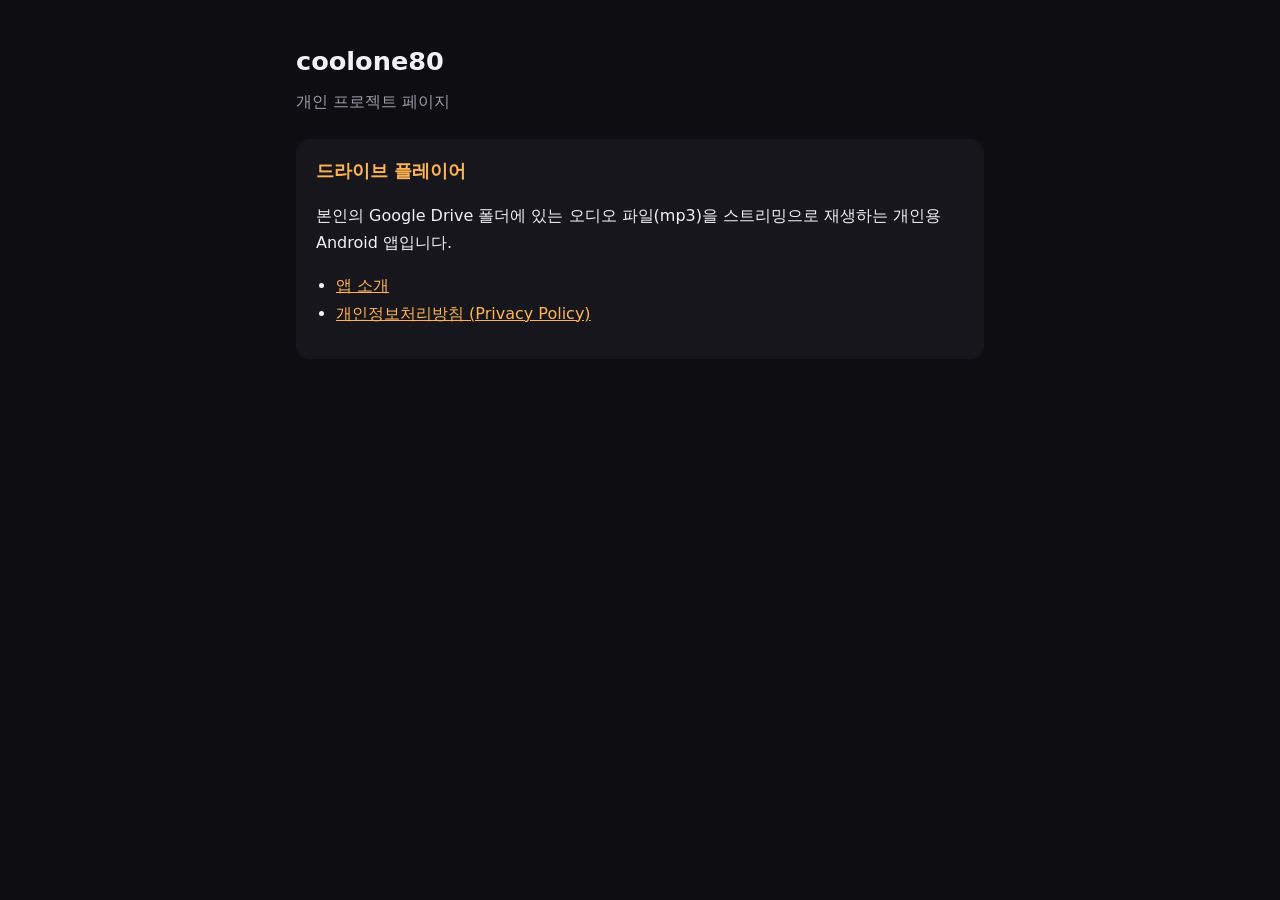
<file: index.html>
<!doctype html>
<html lang="ko">
<head>
<meta charset="utf-8">
<meta name="viewport" content="width=device-width, initial-scale=1">
<title>coolone80</title>
<link rel="stylesheet" href="/style.css">
</head>
<body>
<main>
  <h1>coolone80</h1>
  <p class="sub">개인 프로젝트 페이지</p>
  <div class="card">
    <h2 style="margin-top:0">드라이브 플레이어</h2>
    <p>본인의 Google Drive 폴더에 있는 오디오 파일(mp3)을 스트리밍으로 재생하는 개인용 Android 앱입니다.</p>
    <ul>
      <li><a href="/drive-player/">앱 소개</a></li>
      <li><a href="/drive-player/privacy.html">개인정보처리방침 (Privacy Policy)</a></li>
    </ul>
  </div>
</main>
</body>
</html>
</file>
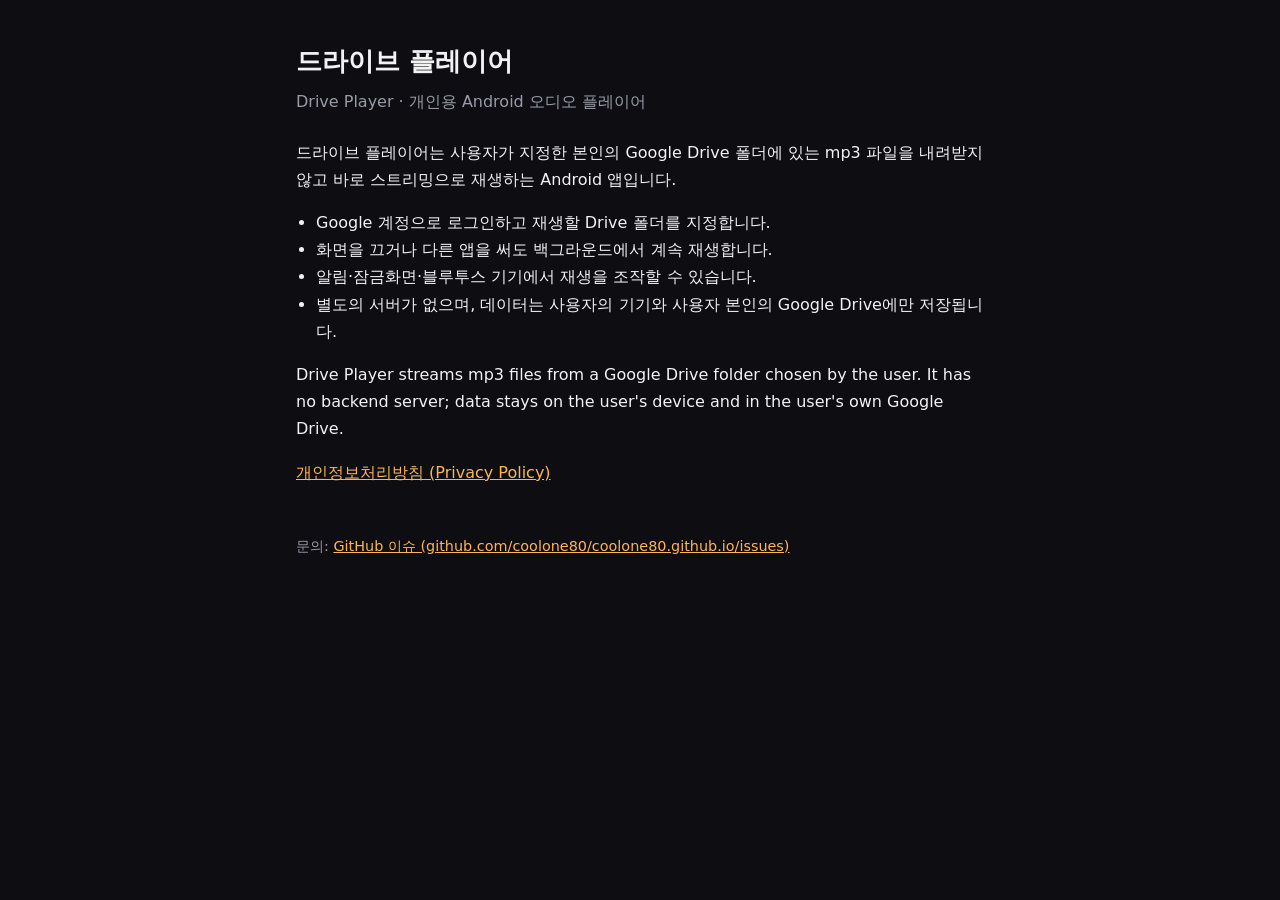
<file: drive-player/index.html>
<!doctype html>
<html lang="ko">
<head>
<meta charset="utf-8">
<meta name="viewport" content="width=device-width, initial-scale=1">
<title>드라이브 플레이어</title>
<link rel="stylesheet" href="/style.css">
</head>
<body>
<main>
  <h1>드라이브 플레이어</h1>
  <p class="sub">Drive Player · 개인용 Android 오디오 플레이어</p>
  <p>드라이브 플레이어는 사용자가 지정한 본인의 Google Drive 폴더에 있는 mp3 파일을 내려받지 않고 바로 스트리밍으로 재생하는 Android 앱입니다.</p>
  <ul>
    <li>Google 계정으로 로그인하고 재생할 Drive 폴더를 지정합니다.</li>
    <li>화면을 끄거나 다른 앱을 써도 백그라운드에서 계속 재생합니다.</li>
    <li>알림·잠금화면·블루투스 기기에서 재생을 조작할 수 있습니다.</li>
    <li>별도의 서버가 없으며, 데이터는 사용자의 기기와 사용자 본인의 Google Drive에만 저장됩니다.</li>
  </ul>
  <p>Drive Player streams mp3 files from a Google Drive folder chosen by the user. It has no backend server; data stays on the user's device and in the user's own Google Drive.</p>
  <p><a href="/drive-player/privacy.html">개인정보처리방침 (Privacy Policy)</a></p>
  <footer>문의: <a href="https://github.com/coolone80/coolone80.github.io/issues">GitHub 이슈 (github.com/coolone80/coolone80.github.io/issues)</a></footer>
</main>
</body>
</html>
</file>
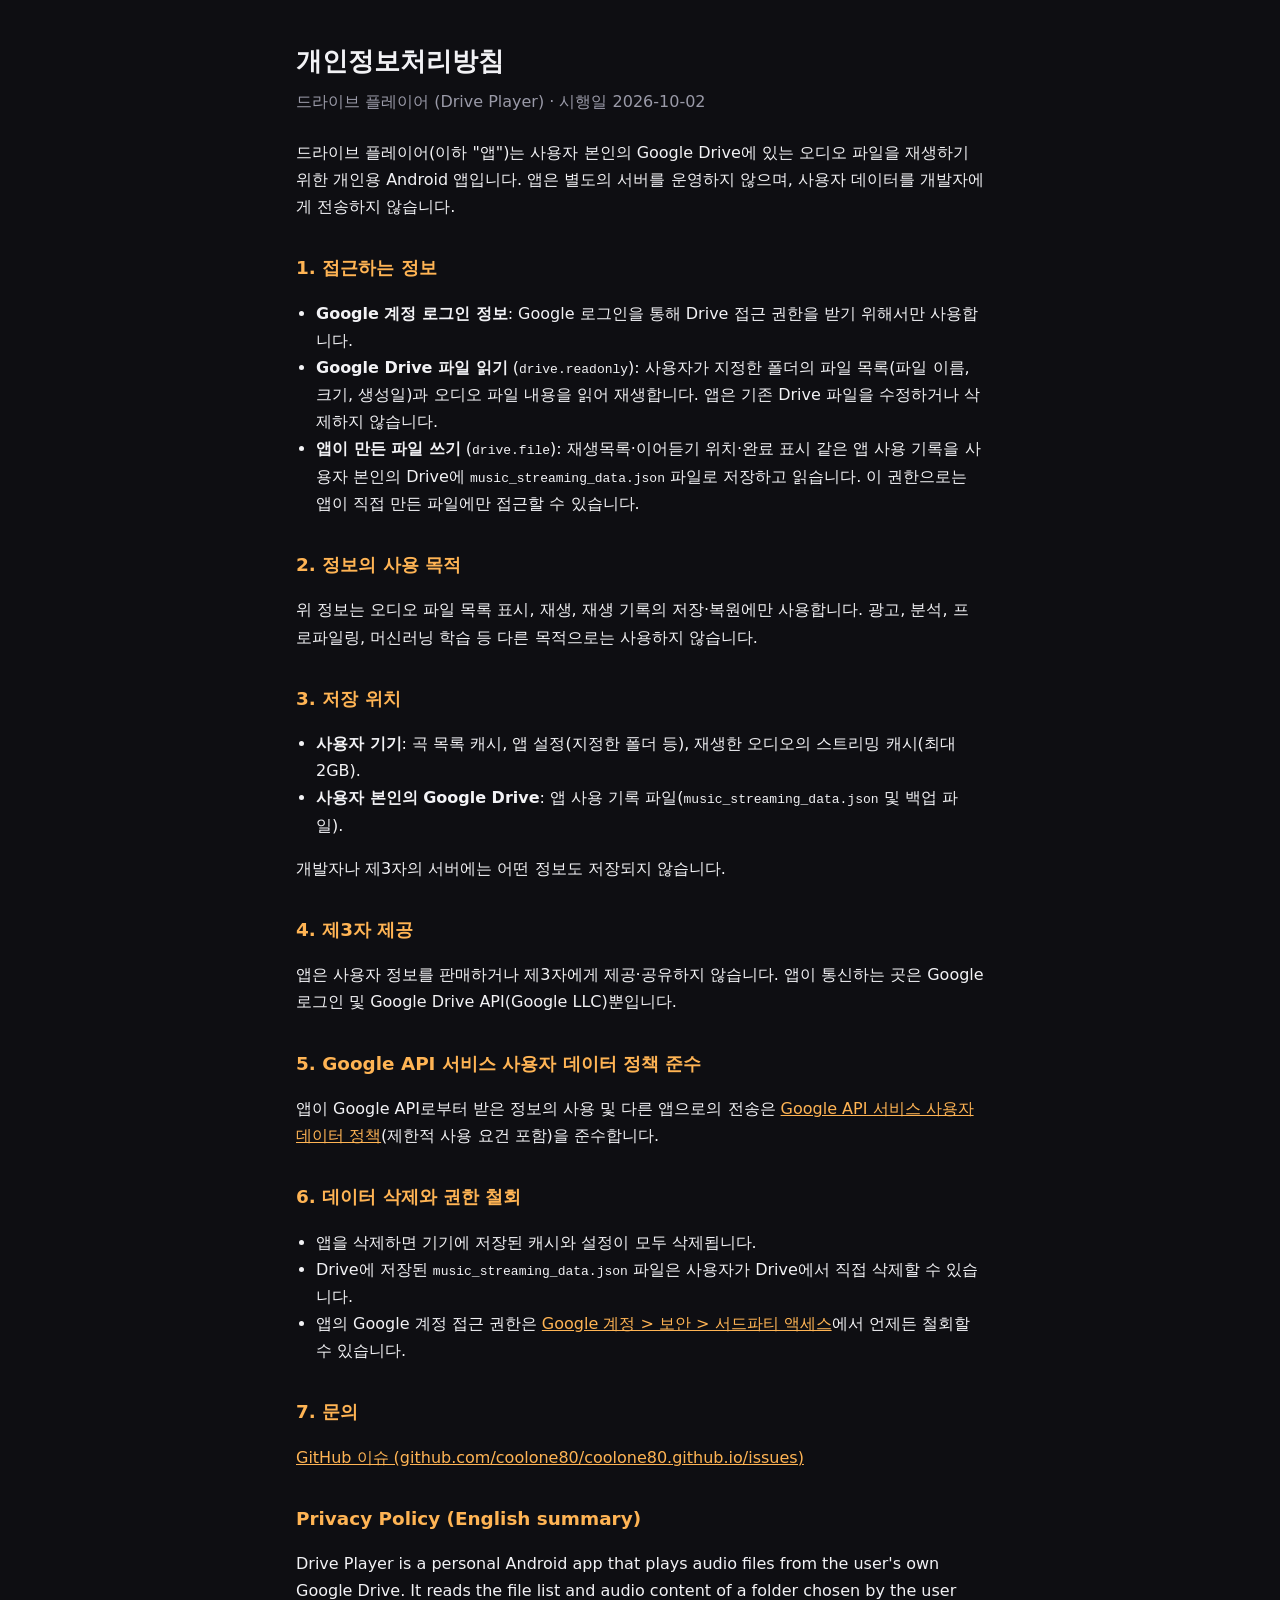
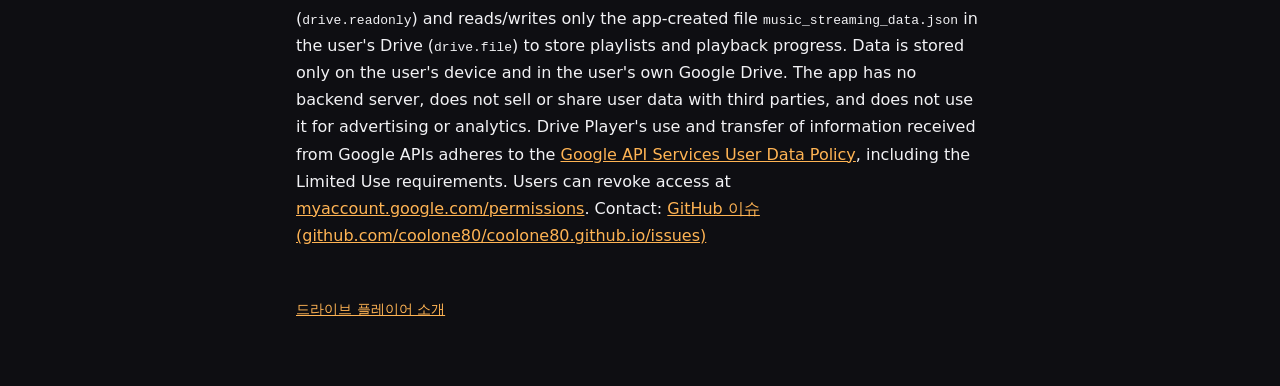
<file: drive-player/privacy.html>
<!doctype html>
<html lang="ko">
<head>
<meta charset="utf-8">
<meta name="viewport" content="width=device-width, initial-scale=1">
<title>드라이브 플레이어 개인정보처리방침</title>
<link rel="stylesheet" href="/style.css">
</head>
<body>
<main>
  <h1>개인정보처리방침</h1>
  <p class="sub">드라이브 플레이어 (Drive Player) · 시행일 2026-10-02</p>

  <p>드라이브 플레이어(이하 "앱")는 사용자 본인의 Google Drive에 있는 오디오 파일을 재생하기 위한 개인용 Android 앱입니다. 앱은 별도의 서버를 운영하지 않으며, 사용자 데이터를 개발자에게 전송하지 않습니다.</p>

  <h2>1. 접근하는 정보</h2>
  <ul>
    <li><strong>Google 계정 로그인 정보</strong>: Google 로그인을 통해 Drive 접근 권한을 받기 위해서만 사용합니다.</li>
    <li><strong>Google Drive 파일 읽기</strong> (<code>drive.readonly</code>): 사용자가 지정한 폴더의 파일 목록(파일 이름, 크기, 생성일)과 오디오 파일 내용을 읽어 재생합니다. 앱은 기존 Drive 파일을 수정하거나 삭제하지 않습니다.</li>
    <li><strong>앱이 만든 파일 쓰기</strong> (<code>drive.file</code>): 재생목록·이어듣기 위치·완료 표시 같은 앱 사용 기록을 사용자 본인의 Drive에 <code>music_streaming_data.json</code> 파일로 저장하고 읽습니다. 이 권한으로는 앱이 직접 만든 파일에만 접근할 수 있습니다.</li>
  </ul>

  <h2>2. 정보의 사용 목적</h2>
  <p>위 정보는 오디오 파일 목록 표시, 재생, 재생 기록의 저장·복원에만 사용합니다. 광고, 분석, 프로파일링, 머신러닝 학습 등 다른 목적으로는 사용하지 않습니다.</p>

  <h2>3. 저장 위치</h2>
  <ul>
    <li><strong>사용자 기기</strong>: 곡 목록 캐시, 앱 설정(지정한 폴더 등), 재생한 오디오의 스트리밍 캐시(최대 2GB).</li>
    <li><strong>사용자 본인의 Google Drive</strong>: 앱 사용 기록 파일(<code>music_streaming_data.json</code> 및 백업 파일).</li>
  </ul>
  <p>개발자나 제3자의 서버에는 어떤 정보도 저장되지 않습니다.</p>

  <h2>4. 제3자 제공</h2>
  <p>앱은 사용자 정보를 판매하거나 제3자에게 제공·공유하지 않습니다. 앱이 통신하는 곳은 Google 로그인 및 Google Drive API(Google LLC)뿐입니다.</p>

  <h2>5. Google API 서비스 사용자 데이터 정책 준수</h2>
  <p>앱이 Google API로부터 받은 정보의 사용 및 다른 앱으로의 전송은 <a href="https://developers.google.com/terms/api-services-user-data-policy">Google API 서비스 사용자 데이터 정책</a>(제한적 사용 요건 포함)을 준수합니다.</p>

  <h2>6. 데이터 삭제와 권한 철회</h2>
  <ul>
    <li>앱을 삭제하면 기기에 저장된 캐시와 설정이 모두 삭제됩니다.</li>
    <li>Drive에 저장된 <code>music_streaming_data.json</code> 파일은 사용자가 Drive에서 직접 삭제할 수 있습니다.</li>
    <li>앱의 Google 계정 접근 권한은 <a href="https://myaccount.google.com/permissions">Google 계정 &gt; 보안 &gt; 서드파티 액세스</a>에서 언제든 철회할 수 있습니다.</li>
  </ul>

  <h2>7. 문의</h2>
  <p><a href="https://github.com/coolone80/coolone80.github.io/issues">GitHub 이슈 (github.com/coolone80/coolone80.github.io/issues)</a></p>

  <h2>Privacy Policy (English summary)</h2>
  <p>Drive Player is a personal Android app that plays audio files from the user's own Google Drive. It reads the file list and audio content of a folder chosen by the user (<code>drive.readonly</code>) and reads/writes only the app-created file <code>music_streaming_data.json</code> in the user's Drive (<code>drive.file</code>) to store playlists and playback progress. Data is stored only on the user's device and in the user's own Google Drive. The app has no backend server, does not sell or share user data with third parties, and does not use it for advertising or analytics. Drive Player's use and transfer of information received from Google APIs adheres to the <a href="https://developers.google.com/terms/api-services-user-data-policy">Google API Services User Data Policy</a>, including the Limited Use requirements. Users can revoke access at <a href="https://myaccount.google.com/permissions">myaccount.google.com/permissions</a>. Contact: <a href="https://github.com/coolone80/coolone80.github.io/issues">GitHub 이슈 (github.com/coolone80/coolone80.github.io/issues)</a></p>

  <footer><a href="/drive-player/">드라이브 플레이어 소개</a></footer>
</main>
</body>
</html>
</file>
<file: style.css>
:root { --bg: #0e0e12; --card: #16161c; --text: #f2f2f5; --sub: #9a9aa8; --accent: #ffb454; }
* { box-sizing: border-box; }
body { margin: 0; background: var(--bg); color: var(--text); font-family: system-ui, -apple-system, "Apple SD Gothic Neo", "Malgun Gothic", sans-serif; line-height: 1.7; }
main { max-width: 720px; margin: 0 auto; padding: 40px 16px 64px; }
h1 { font-size: 1.6rem; margin: 0 0 4px; }
h2 { font-size: 1.15rem; margin: 32px 0 8px; color: var(--accent); }
p, li { color: var(--text); }
.sub { color: var(--sub); margin: 0 0 24px; }
a { color: var(--accent); }
.card { background: var(--card); border-radius: 14px; padding: 16px 20px; margin: 16px 0; }
ul { padding-left: 20px; }
footer { margin-top: 48px; color: var(--sub); font-size: 0.9rem; }
</file>
